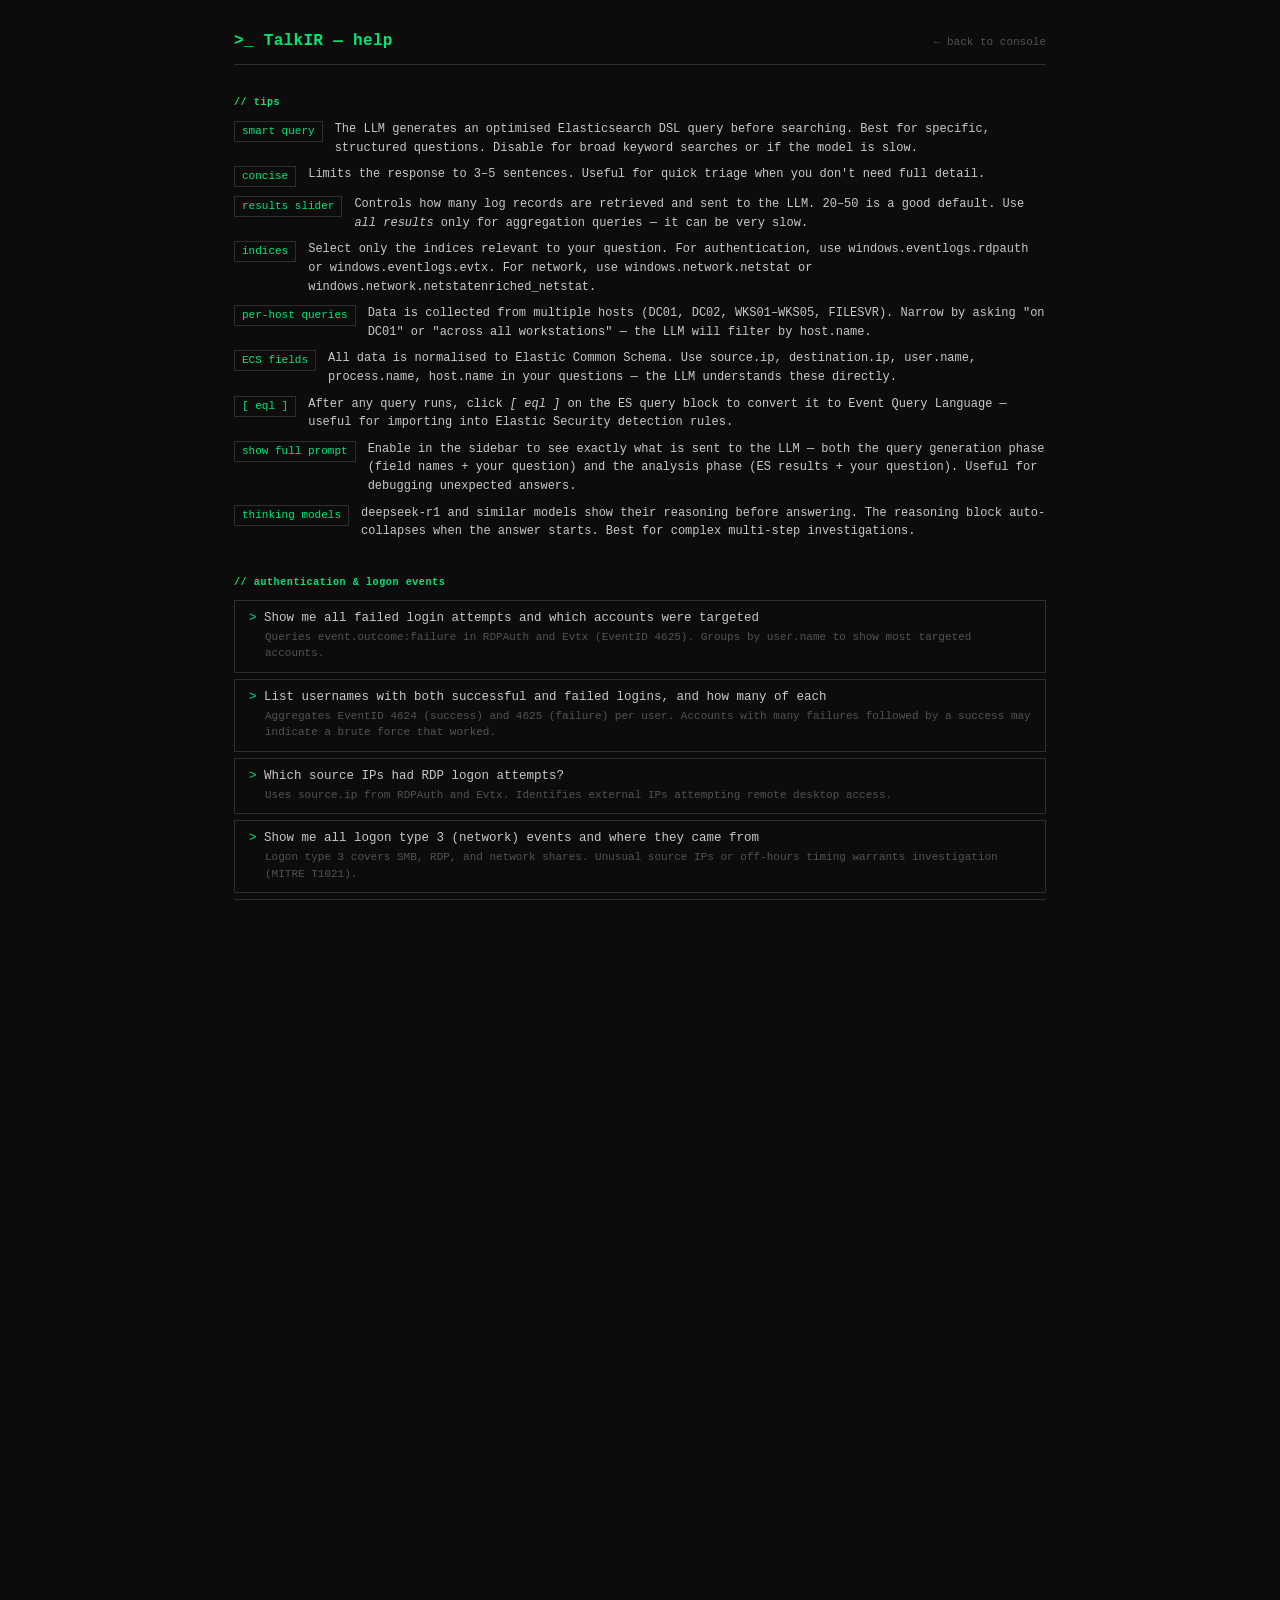
<file: frontend/html/help.html>
<!DOCTYPE html>
<html lang="en">
<head>
  <meta charset="UTF-8" />
  <meta name="viewport" content="width=device-width, initial-scale=1.0" />
  <title>TalkIR — Help</title>
  <link rel="stylesheet" href="style.css" />
  <style>
    .help-wrap {
      max-width: 860px;
      margin: 0 auto;
      padding: 32px 24px 64px;
    }
    .help-header {
      display: flex;
      align-items: baseline;
      justify-content: space-between;
      border-bottom: 1px solid var(--border);
      padding-bottom: 14px;
      margin-bottom: 32px;
    }
    .help-header h1 {
      font-size: 16px;
      font-weight: 700;
      color: var(--accent);
      letter-spacing: 0.02em;
    }
    .help-header a {
      font-size: 11px;
      color: var(--muted);
      text-decoration: none;
      font-family: var(--font-mono);
    }
    .help-header a:hover { color: var(--accent); }

    .help-section { margin-bottom: 36px; }

    .help-section h2 {
      font-size: 10px;
      color: var(--accent);
      letter-spacing: 0.06em;
      margin-bottom: 12px;
    }

    .query-grid {
      display: flex;
      flex-direction: column;
      gap: 6px;
    }
    .query-card {
      border: 1px solid var(--border);
      padding: 10px 14px;
      transition: border-color 0.15s;
      cursor: pointer;
    }
    .query-card:hover { border-color: var(--muted); }

    .query-text {
      font-size: 12.5px;
      color: var(--text);
      font-family: var(--font-mono);
      margin-bottom: 4px;
    }
    .query-text::before {
      content: '> ';
      color: var(--accent);
      user-select: none;
    }
    .query-desc {
      font-size: 11px;
      color: var(--muted);
      line-height: 1.5;
      padding-left: 16px;
    }

    .tips-list {
      display: flex;
      flex-direction: column;
      gap: 8px;
    }
    .tip {
      display: flex;
      gap: 12px;
      font-size: 12px;
      line-height: 1.55;
    }
    .tip-key {
      color: var(--accent);
      font-family: var(--font-mono);
      font-size: 11px;
      white-space: nowrap;
      border: 1px solid var(--border);
      padding: 1px 7px;
      align-self: flex-start;
      margin-top: 1px;
      flex-shrink: 0;
    }
    .tip-val { color: var(--text); }
    .tip-val .muted { color: var(--muted); }

    html, body { overflow: auto; }
  </style>
</head>
<body>
  <div class="help-wrap">

    <div class="help-header">
      <h1>&gt;_ TalkIR — help</h1>
      <a href="/">&larr; back to console</a>
    </div>

    <!-- ── Tips ─────────────────────────────────────────────────────────── -->
    <section class="help-section">
      <h2>// tips</h2>
      <div class="tips-list">
        <div class="tip">
          <span class="tip-key">smart query</span>
          <span class="tip-val">The LLM generates an optimised Elasticsearch DSL query before searching. Best for specific, structured questions. Disable for broad keyword searches or if the model is slow.</span>
        </div>
        <div class="tip">
          <span class="tip-key">concise</span>
          <span class="tip-val">Limits the response to 3–5 sentences. Useful for quick triage when you don't need full detail.</span>
        </div>
        <div class="tip">
          <span class="tip-key">results slider</span>
          <span class="tip-val">Controls how many log records are retrieved and sent to the LLM. 20–50 is a good default. Use <em>all results</em> only for aggregation queries — it can be very slow.</span>
        </div>
        <div class="tip">
          <span class="tip-key">indices</span>
          <span class="tip-val">Select only the indices relevant to your question. For authentication, use <code>windows.eventlogs.rdpauth</code> or <code>windows.eventlogs.evtx</code>. For network, use <code>windows.network.netstat</code> or <code>windows.network.netstatenriched_netstat</code>.</span>
        </div>
        <div class="tip">
          <span class="tip-key">per-host queries</span>
          <span class="tip-val">Data is collected from multiple hosts (DC01, DC02, WKS01–WKS05, FILESVR). Narrow by asking "on DC01" or "across all workstations" — the LLM will filter by <code>host.name</code>.</span>
        </div>
        <div class="tip">
          <span class="tip-key">ECS fields</span>
          <span class="tip-val">All data is normalised to Elastic Common Schema. Use <code>source.ip</code>, <code>destination.ip</code>, <code>user.name</code>, <code>process.name</code>, <code>host.name</code> in your questions — the LLM understands these directly.</span>
        </div>
        <div class="tip">
          <span class="tip-key">[ eql ]</span>
          <span class="tip-val">After any query runs, click <em>[ eql ]</em> on the ES query block to convert it to Event Query Language — useful for importing into Elastic Security detection rules.</span>
        </div>
        <div class="tip">
          <span class="tip-key">show full prompt</span>
          <span class="tip-val">Enable in the sidebar to see exactly what is sent to the LLM — both the query generation phase (field names + your question) and the analysis phase (ES results + your question). Useful for debugging unexpected answers.</span>
        </div>
        <div class="tip">
          <span class="tip-key">thinking models</span>
          <span class="tip-val">deepseek-r1 and similar models show their reasoning before answering. The reasoning block auto-collapses when the answer starts. Best for complex multi-step investigations.</span>
        </div>
      </div>
    </section>

    <!-- ── Authentication ───────────────────────────────────────────────── -->
    <section class="help-section">
      <h2>// authentication &amp; logon events</h2>
      <div class="query-grid">
        <div class="query-card">
          <div class="query-text">Show me all failed login attempts and which accounts were targeted</div>
          <div class="query-desc">Queries <code>event.outcome:failure</code> in RDPAuth and Evtx (EventID 4625). Groups by <code>user.name</code> to show most targeted accounts.</div>
        </div>
        <div class="query-card">
          <div class="query-text">List usernames with both successful and failed logins, and how many of each</div>
          <div class="query-desc">Aggregates EventID 4624 (success) and 4625 (failure) per user. Accounts with many failures followed by a success may indicate a brute force that worked.</div>
        </div>
        <div class="query-card">
          <div class="query-text">Which source IPs had RDP logon attempts?</div>
          <div class="query-desc">Uses <code>source.ip</code> from RDPAuth and Evtx. Identifies external IPs attempting remote desktop access.</div>
        </div>
        <div class="query-card">
          <div class="query-text">Show me all logon type 3 (network) events and where they came from</div>
          <div class="query-desc">Logon type 3 covers SMB, RDP, and network shares. Unusual source IPs or off-hours timing warrants investigation (MITRE T1021).</div>
        </div>
        <div class="query-card">
          <div class="query-text">Are there logins from outside the 192.168.0.0/16 range?</div>
          <div class="query-desc">Identifies external authentication attempts against internal systems. Any non-RFC1918 source IP for successful logins is high priority.</div>
        </div>
        <div class="query-card">
          <div class="query-text">Which service accounts logged in interactively?</div>
          <div class="query-desc">Service accounts (typically ending in $, or named svc_*) should not have interactive logon type 2 or 10 sessions. Indicates stolen credentials or misconfiguration.</div>
        </div>
      </div>
    </section>

    <!-- ── Network connections ───────────────────────────────────────────── -->
    <section class="help-section">
      <h2>// network connections</h2>
      <div class="query-grid">
        <div class="query-card">
          <div class="query-text">Show me all connections to external IP addresses</div>
          <div class="query-desc">Filters <code>destination.ip</code> for non-RFC1918 addresses. Outbound connections to public IPs may indicate C2 (T1071) or data exfiltration (T1041).</div>
        </div>
        <div class="query-card">
          <div class="query-text">Which processes have established connections and what are their destination IPs?</div>
          <div class="query-desc">Joins <code>process.name</code> with <code>destination.ip</code> and <code>destination.port</code> from NetstatEnriched. Unusual processes with network connections are high priority.</div>
        </div>
        <div class="query-card">
          <div class="query-text">Are there connections on unusual ports like 4444, 8080, or 1337?</div>
          <div class="query-desc">Common C2 and reverse shell ports. Uses <code>destination.port</code> across Netstat indices.</div>
        </div>
        <div class="query-card">
          <div class="query-text">Show me all ESTABLISHED connections from DC01 and group by destination IP</div>
          <div class="query-desc">Filters by <code>host.name:dc01</code> and <code>Status:ESTABLISHED</code>. Helps identify what a domain controller is actively communicating with.</div>
        </div>
        <div class="query-card">
          <div class="query-text">Which processes are listening on the network and are they signed?</div>
          <div class="query-desc">Uses NetstatEnriched to correlate listening services with <code>code_signature.trusted</code>. Unsigned listening processes are suspicious.</div>
        </div>
        <div class="query-card">
          <div class="query-text">Find connections where the process hash is known malicious or unsigned</div>
          <div class="query-desc">Checks <code>Authenticode_Trusted</code> and <code>Hash_SHA256</code> fields from NetstatEnriched. Untrusted processes with external connections are critical findings.</div>
        </div>
      </div>
    </section>

    <!-- ── Process execution ─────────────────────────────────────────────── -->
    <section class="help-section">
      <h2>// process execution &amp; malware</h2>
      <div class="query-grid">
        <div class="query-card">
          <div class="query-text">Show me PowerShell commands that look suspicious</div>
          <div class="query-desc">Searches <code>ps_suspicious:true</code> and <code>ps_indicators</code> fields across PowerShell script block and module logs. Flags encoded commands, download cradles, and known tool names.</div>
        </div>
        <div class="query-card">
          <div class="query-text">Are there processes spawned from unusual parents like Word or Excel?</div>
          <div class="query-desc">Uses <code>process.parent.name</code> from EventID 4688 records. Office apps spawning cmd.exe or PowerShell indicates a malicious macro (T1566).</div>
        </div>
        <div class="query-card">
          <div class="query-text">Find processes running from temp or AppData directories</div>
          <div class="query-desc">Malware frequently executes from user-writable paths. Checks <code>process.executable</code> for %TEMP%, AppData, Downloads.</div>
        </div>
        <div class="query-card">
          <div class="query-text">Show me all processes created by the Administrator account</div>
          <div class="query-desc">Uses <code>user.name:Administrator</code> with EventID 4688 (process create). Unexpected admin-run processes during off-hours are suspicious.</div>
        </div>
        <div class="query-card">
          <div class="query-text">What processes ran on WKS01 that don't appear on other workstations?</div>
          <div class="query-desc">Compares <code>process.name</code> across hosts. Unique processes on a single host can indicate targeted compromise.</div>
        </div>
        <div class="query-card">
          <div class="query-text">Are there signs of credential dumping or LSASS access?</div>
          <div class="query-desc">Looks for access to lsass.exe, ntds.dit, SAM database, and Mimikatz indicators in PowerShell logs and process creation events (T1003).</div>
        </div>
      </div>
    </section>

    <!-- ── Lateral movement ──────────────────────────────────────────────── -->
    <section class="help-section">
      <h2>// lateral movement</h2>
      <div class="query-grid">
        <div class="query-card">
          <div class="query-text">Are there signs of lateral movement across the domain?</div>
          <div class="query-desc">Broad sweep across RDPAuth, Evtx, and Netstat — covers pass-the-hash, Kerberos ticket reuse, SMB connections between workstations, and authentication chains (T1021, T1550).</div>
        </div>
        <div class="query-card">
          <div class="query-text">Which accounts authenticated to multiple different hosts?</div>
          <div class="query-desc">Aggregates <code>user.name</code> against <code>host.name</code> across all authentication indices. Accounts touching many systems in a short window may indicate automated lateral movement.</div>
        </div>
        <div class="query-card">
          <div class="query-text">Show me RDP connections between workstations (not to/from domain controllers)</div>
          <div class="query-desc">Peer-to-peer RDP between WKS hosts is unusual — legitimate admin RDP typically goes to DCs or servers, not between workstations (T1021.001).</div>
        </div>
        <div class="query-card">
          <div class="query-text">Are any workstations connecting to the file server FILESVR on port 445?</div>
          <div class="query-desc">SMB connections to file servers are normal, but unusual source hosts or times may indicate ransomware staging or data exfiltration via SMB (T1021.002).</div>
        </div>
      </div>
    </section>

    <!-- ── Persistence ───────────────────────────────────────────────────── -->
    <section class="help-section">
      <h2>// persistence &amp; privilege escalation</h2>
      <div class="query-grid">
        <div class="query-card">
          <div class="query-text">Show me all autorun entries that are unsigned or from unusual locations</div>
          <div class="query-desc">Queries the Autoruns index — checks <code>Signer</code> and <code>file.path</code> for persistence mechanisms in startup keys, run keys, and scheduled tasks (T1547, T1053).</div>
        </div>
        <div class="query-card">
          <div class="query-text">Were any new user accounts created or modified recently?</div>
          <div class="query-desc">Searches EventID 4720 (create), 4738 (modify), 4726 (delete) in the Evtx index. New privileged accounts are a common persistence technique (T1136).</div>
        </div>
        <div class="query-card">
          <div class="query-text">Are there any scheduled tasks created by non-system accounts?</div>
          <div class="query-desc">Uses EventID 4698 records — filters for <code>user.name</code> that isn't SYSTEM or a known admin. Attacker-created scheduled tasks are a reliable persistence mechanism (T1053.005).</div>
        </div>
        <div class="query-card">
          <div class="query-text">Show me new services installed outside of business hours</div>
          <div class="query-desc">EventID 4697 (service install) filtered by timestamp. Malicious services are often installed during off-hours to reduce detection window (T1543.003).</div>
        </div>
        <div class="query-card">
          <div class="query-text">Which accounts were added to privileged groups?</div>
          <div class="query-desc">EventID 4728/4732/4756 — group membership changes to Domain Admins, Administrators, or Remote Desktop Users are high-value events (T1098).</div>
        </div>
      </div>
    </section>

    <!-- ── File & MFT ────────────────────────────────────────────────────── -->
    <section class="help-section">
      <h2>// file system &amp; MFT</h2>
      <div class="query-grid">
        <div class="query-card">
          <div class="query-text">Show me executable files created in temp or AppData directories</div>
          <div class="query-desc">Queries the NTFS MFT index for .exe, .dll, .ps1 files in user-writable paths. Malware staging almost always involves writing to these locations.</div>
        </div>
        <div class="query-card">
          <div class="query-text">Find files with Alternate Data Streams (ADS)</div>
          <div class="query-desc">ADS are used to hide payloads inside legitimate files (<code>file.attributes.ads:true</code> in MFT). A common defence evasion technique (T1564.004).</div>
        </div>
        <div class="query-card">
          <div class="query-text">What scripts (ps1, bat, vbs) were created on the domain controller?</div>
          <div class="query-desc">Filters MFT by <code>host.name</code> and file extension. Scripts created on DCs outside change windows are high-priority findings.</div>
        </div>
        <div class="query-card">
          <div class="query-text">Show me files created within the last 24 hours of the collection time</div>
          <div class="query-desc">Uses <code>file.created</code> timestamp from MFT with a date range filter. Useful for establishing what was dropped during an attack window.</div>
        </div>
      </div>
    </section>

    <!-- ── Browser history ───────────────────────────────────────────────── -->
    <section class="help-section">
      <h2>// browser history</h2>
      <div class="query-grid">
        <div class="query-card">
          <div class="query-text">What external URLs did users visit from the domain controller?</div>
          <div class="query-desc">DCs browsing the internet is unusual. Uses <code>url.original</code> and <code>host.name</code> from Chrome/Firefox history. Any external browsing from DC01/DC02 warrants investigation.</div>
        </div>
        <div class="query-card">
          <div class="query-text">Show me downloads or file transfer URLs visited by any user</div>
          <div class="query-desc">Searches <code>url.original</code> for file hosting services, pastebin, or direct download links. May indicate malware delivery (T1105) or data staging (T1567).</div>
        </div>
        <div class="query-card">
          <div class="query-text">Which users visited IP addresses directly (not domain names)?</div>
          <div class="query-desc">Direct IP browsing (e.g. http://1.2.3.4) bypasses DNS and is commonly used for C2 check-ins. Searches <code>url.original</code> for IP-format URLs.</div>
        </div>
      </div>
    </section>

    <!-- ── Investigation ─────────────────────────────────────────────────── -->
    <section class="help-section">
      <h2>// investigation &amp; triage</h2>
      <div class="query-grid">
        <div class="query-card">
          <div class="query-text">Summarise all activity associated with IP address 192.168.111.101</div>
          <div class="query-desc">Full cross-index sweep using <code>source.ip</code> and <code>destination.ip</code>. Shows authentication attempts, network connections, and any other events linked to that IP.</div>
        </div>
        <div class="query-card">
          <div class="query-text">What did the user Administrator do across all hosts?</div>
          <div class="query-desc">Queries <code>user.name:Administrator</code> across all indices. Reconstructs a full activity timeline — logons, processes, network connections, and file access.</div>
        </div>
        <div class="query-card">
          <div class="query-text">Give me a timeline of everything that happened on DC01 on 2024-07-26</div>
          <div class="query-desc">Uses <code>host.name:dc01</code> with a date range on <code>@timestamp</code>. Pulls events from all relevant indices to reconstruct a full day's activity.</div>
        </div>
        <div class="query-card">
          <div class="query-text">What are the most critical findings across all collected data?</div>
          <div class="query-desc">High-level triage sweep — asks the LLM to identify the most suspicious indicators across all indices and rank them by severity. Good starting point for an investigation.</div>
        </div>
        <div class="query-card">
          <div class="query-text">Map the suspicious activity to MITRE ATT&amp;CK techniques</div>
          <div class="query-desc">Takes events from previous queries and classifies them against the MITRE ATT&amp;CK framework with tactic/technique IDs. Useful for writing IR reports.</div>
        </div>
        <div class="query-card">
          <div class="query-text">Compare activity between DC01 and DC02 — are there differences that suggest one is compromised?</div>
          <div class="query-desc">Baselining: unusual processes, services, or network connections on one DC that don't appear on the other may indicate targeted compromise.</div>
        </div>
      </div>
    </section>

    <!-- ── Velociraptor-specific ──────────────────────────────────────────── -->
    <section class="help-section">
      <h2>// velociraptor collection context</h2>
      <div class="tips-list">
        <div class="tip">
          <span class="tip-key">data sources</span>
          <span class="tip-val">This data was collected by Velociraptor from: DC01, DC02 (domain controllers), FILESVR (file server), WKS01–WKS05 (workstations). All timestamps are UTC. Collection date: 2024-08-04.</span>
        </div>
        <div class="tip">
          <span class="tip-key">available indices</span>
          <span class="tip-val">
            <code>windows.eventlogs.evtx</code> — all Windows event logs (Security, System, Application) ·
            <code>windows.eventlogs.rdpauth</code> — RDP/logon events only ·
            <code>windows.network.netstat</code> — point-in-time connections ·
            <code>windows.network.netstatenriched_netstat</code> — connections with process + hash info ·
            <code>windows.ntfs.mft</code> — file system (executables and suspicious paths only) ·
            <code>windows.sysinternals.autoruns</code> — persistence locations ·
            <code>windows.eventlogs.powershellscriptblock</code> — PowerShell activity
          </span>
        </div>
        <div class="tip">
          <span class="tip-key">point-in-time</span>
          <span class="tip-val">Netstat data is a snapshot, not a stream — it shows connections active at collection time, not all connections that ever existed. For full network history, use authentication logs instead.</span>
        </div>
        <div class="tip">
          <span class="tip-key">new log sources</span>
          <span class="tip-val">Drop new <code>.json</code> files into <code>./logs/</code> and they will be automatically ingested. Velociraptor collections, Sysmon JSONL, Zeek logs, and Suricata EVE JSON are all supported. ECS normalisation is applied automatically for known Velociraptor artefact types.</span>
        </div>
      </div>
    </section>

  </div>
</body>
</html>
</file>
<file: frontend/html/style.css>
/* ─── Variables ───────────────────────────────────────────────────────────── */
:root {
  --bg:        #0c0c0c;
  --surface:   #141414;
  --surface2:  #1e1e1e;
  --border:    #2d2d2d;
  --accent:    #00e676;
  --accent2:   #b2ff59;
  --danger:    #ff5252;
  --text:      #c8c8c8;
  --muted:     #525252;
  --dim:       #333333;
  --font-mono: 'Cascadia Code', 'Fira Code', 'Courier New', monospace;
  --font-ui:   'Cascadia Code', 'Fira Code', 'Courier New', monospace;
  --radius:    0px;
}

/* ─── Reset ───────────────────────────────────────────────────────────────── */
*, *::before, *::after { box-sizing: border-box; margin: 0; padding: 0; }
html, body               { height: 100%; overflow: hidden; }
body                     { font-family: var(--font-mono); background: var(--bg); color: var(--text); font-size: 13px; }

/* ─── Scrollbars ──────────────────────────────────────────────────────────── */
* {
  scrollbar-width: thin;
  scrollbar-color: var(--dim) transparent;
}
*::-webkit-scrollbar       { width: 5px; height: 5px; }
*::-webkit-scrollbar-track { background: transparent; }
*::-webkit-scrollbar-thumb { background: var(--dim); border-radius: 0; }
*::-webkit-scrollbar-thumb:hover { background: var(--muted); }
*::-webkit-scrollbar-corner { background: transparent; }

/* ─── Layout ──────────────────────────────────────────────────────────────── */
.shell {
  display: grid;
  grid-template-columns: 410px 1fr;
  height: 100vh;
}

/* ─── Sidebar ─────────────────────────────────────────────────────────────── */
.sidebar {
  background: var(--surface);
  border-right: 1px solid var(--border);
  display: flex;
  flex-direction: column;
  overflow: hidden;
  position: relative;
  min-width: 160px;
  max-width: 800px;
}

.resize-handle {
  position: absolute;
  top: 0;
  right: -4px;
  width: 8px;
  height: 100%;
  cursor: col-resize;
  z-index: 10;
}
.resize-handle::after {
  content: '';
  position: absolute;
  left: 3px;
  top: 0;
  bottom: 0;
  width: 2px;
  background: transparent;
  transition: background 0.15s;
}
.resize-handle:hover::after,
.resize-handle.active::after {
  background: var(--accent);
  opacity: 0.4;
}
.sidebar-header {
  padding: 14px 14px 10px;
  border-bottom: 1px solid var(--border);
}
.logo      { font-size: 16px; font-weight: 700; color: var(--accent); letter-spacing: 0.02em; }
.logo-sub  { display: block; font-size: 10px; color: var(--muted); margin-top: 3px; }
.accent    { color: var(--accent); }

.sidebar-section {
  padding: 12px 14px;
  border-bottom: 1px solid var(--border);
  flex-shrink: 0;
}
.sidebar-section.bottom {
  margin-top: auto;
  border-top: 1px solid var(--border);
  border-bottom: none;
}
.section-title {
  font-size: 10px;
  color: var(--accent);
  margin-bottom: 8px;
  display: flex;
  align-items: center;
  justify-content: space-between;
  letter-spacing: 0.04em;
}

/* Indices filter */
.indices-filter {
  width: 100%;
  box-sizing: border-box;
  background: transparent;
  border: 1px solid var(--dim);
  color: var(--fg);
  font-family: inherit;
  font-size: 11px;
  padding: 3px 6px;
  margin-bottom: 4px;
  outline: none;
}
.indices-filter:focus { border-color: var(--accent); }
.indices-filter::placeholder { color: var(--dim); }

/* Indices list */
.indices-list {
  display: flex;
  flex-direction: column;
  gap: 2px;
  max-height: 220px;
  overflow-y: auto;
  margin-bottom: 6px;
}
.check-label {
  display: flex;
  align-items: center;
  gap: 7px;
  cursor: pointer;
  padding: 3px 4px;
  font-size: 11px;
  color: var(--text);
  transition: color 0.1s;
}
.check-label:hover { color: var(--accent); }
.check-label input  { accent-color: var(--accent); cursor: pointer; }
.index-meta { color: var(--muted); font-size: 10px; margin-left: auto; }

.index-controls { margin-top: 4px; }

/* Range */
.results-row { display: flex; align-items: center; gap: 8px; }
.results-row input[type=range] { flex: 1; accent-color: var(--accent); }
input[type=range]:disabled { opacity: 0.3; }

/* Buttons */
.btn-icon {
  background: none;
  border: none;
  color: var(--muted);
  cursor: pointer;
  font-size: 13px;
  font-family: var(--font-mono);
  padding: 0 3px;
  line-height: 1;
}
.btn-icon:hover { color: var(--accent); }

.bottom-actions {
  display: flex;
  gap: 8px;
}
.btn-term {
  flex: 1;
  padding: 6px 4px;
  background: transparent;
  border: 1px solid var(--border);
  color: var(--muted);
  cursor: pointer;
  font-family: var(--font-mono);
  font-size: 11px;
  transition: border-color 0.1s, color 0.1s;
  text-align: center;
}
.btn-term:hover { border-color: var(--accent); color: var(--accent); }
a.btn-term { text-decoration: none; display: flex; align-items: center; justify-content: center; }

/* ─── Chat pane ───────────────────────────────────────────────────────────── */
.chat-pane {
  display: flex;
  flex-direction: column;
  overflow: hidden;
}
.chat-header {
  padding: 10px 16px;
  border-bottom: 1px solid var(--border);
  display: flex;
  align-items: center;
  justify-content: space-between;
  background: var(--surface);
  font-size: 12px;
  color: var(--muted);
}
.chat-header-prompt { letter-spacing: 0.02em; }
.badge {
  border: 1px solid var(--border);
  padding: 2px 8px;
  font-size: 10px;
  font-family: var(--font-mono);
  color: var(--muted);
}

/* Messages */
.messages {
  flex: 1;
  overflow-y: auto;
  padding: 16px 20px;
  display: flex;
  flex-direction: column;
  gap: 12px;
}
.msg { display: flex; flex-direction: column; }
.msg.user      { align-items: flex-end; }
.msg.assistant { align-items: flex-start; }
.msg.error     { align-items: flex-start; }

.bubble {
  position: relative;
  max-width: 82%;
  padding: 8px 14px;
  line-height: 1.65;
  white-space: pre-wrap;
  word-break: break-word;
  font-size: 12.5px;
  font-family: var(--font-mono);
}

/* User — command line style */
.msg.user .bubble {
  background: transparent;
  border-left: 2px solid var(--accent);
  color: var(--accent);
  padding: 4px 10px 4px 12px;
  font-size: 13px;
  position: relative;
}
.msg.user .bubble::before {
  content: '> ';
  color: var(--muted);
  user-select: none;
}

/* Assistant — terminal output */
.msg.assistant .bubble {
  background: transparent;
  border-left: 2px solid var(--dim);
  color: var(--text);
  padding: 6px 12px;
  transition: border-color 0.2s;
}
.msg.assistant .bubble:hover { border-left-color: var(--border); }

/* Error */
.msg.error .bubble {
  background: transparent;
  border-left: 2px solid var(--danger);
  color: var(--danger);
  padding: 6px 12px;
}
.msg.error .bubble::before {
  content: '[!] ';
}

/* Code inside bubbles */
.bubble code {
  background: var(--surface2);
  padding: 1px 5px;
  border: 1px solid var(--border);
  font-family: var(--font-mono);
  font-size: 11px;
  color: var(--accent2);
}

/* Status bubble */
.bubble.status {
  color: var(--accent);
  border-left: 2px solid var(--accent);
  background: transparent;
  font-size: 12px;
  padding: 4px 12px;
}

/* Smart query hint */
.smart-query-hint {
  font-size: 10px;
  margin-top: 4px;
  line-height: 1.5;
  padding: 0 2px;
}

/* Query warning */
.query-warning {
  font-size: 11px;
  color: var(--danger);
  padding: 6px 10px;
  border-left: 2px solid var(--danger);
  white-space: pre-wrap;
  word-break: break-word;
  margin-top: 4px;
}

/* Model selector */
.model-select {
  width: 100%;
  background: var(--surface2);
  border: 1px solid var(--border);
  color: var(--text);
  font-size: 11px;
  font-family: var(--font-mono);
  padding: 5px 7px;
  cursor: pointer;
  outline: none;
}
.model-select:focus { border-color: var(--accent); }
.model-select option { background: var(--surface2); }

/* Typing cursor */
.cursor::after {
  content: '▋';
  animation: blink 0.7s step-end infinite;
  color: var(--accent);
}
@keyframes blink { 0%,100% { opacity: 1; } 50% { opacity: 0; } }

/* Input bar — terminal command line */
.input-bar {
  display: flex;
  align-items: flex-end;
  gap: 0;
  border-top: 1px solid var(--border);
  background: var(--surface);
}
.input-prompt {
  padding: 13px 8px 13px 16px;
  color: var(--accent);
  font-family: var(--font-mono);
  font-size: 16px;
  line-height: 1;
  user-select: none;
  flex-shrink: 0;
}
.input-bar textarea {
  flex: 1;
  background: transparent;
  border: none;
  color: var(--text);
  font-family: var(--font-mono);
  font-size: 13px;
  padding: 12px 8px;
  resize: none;
  outline: none;
  min-height: 44px;
  max-height: 140px;
  overflow-y: auto;
}
.input-bar textarea::placeholder { color: var(--muted); }
.input-bar button {
  background: transparent;
  color: var(--accent);
  border: none;
  border-left: 1px solid var(--border);
  padding: 12px 20px;
  font-weight: 700;
  cursor: pointer;
  font-family: var(--font-mono);
  font-size: 12px;
  letter-spacing: 0.05em;
  align-self: stretch;
  display: flex;
  align-items: center;
  transition: background 0.1s;
}
.input-bar button:hover:not(:disabled) { background: var(--surface2); }
.input-bar button:disabled { opacity: 0.3; cursor: not-allowed; }
#stopBtn { color: var(--danger); }
#stopBtn:hover { background: var(--surface2); }

/* ─── Context message ─────────────────────────────────────────────────────── */
.msg.context-msg {
  align-items: flex-start;
}
.context-block {
  border-color: var(--dim);
}
.context-block > summary { color: var(--muted); }
.context-block > summary:hover { color: var(--text); }

/* ─── Generated query block ───────────────────────────────────────────────── */
.query-block {
  max-width: 82%;
  border: 1px solid var(--border);
  overflow: hidden;
  margin-bottom: 2px;
}
.query-block summary {
  display: flex;
  align-items: center;
  gap: 6px;
  padding: 5px 10px;
  background: var(--surface2);
  font-size: 10px;
  color: var(--muted);
  cursor: pointer;
  user-select: none;
  list-style: none;
  letter-spacing: 0.04em;
}
.query-block summary::-webkit-details-marker { display: none; }
.query-block summary::before { content: '▶'; font-size: 8px; transition: transform 0.15s; }
.query-block[open] summary::before { transform: rotate(90deg); }
.query-block summary:hover { color: var(--accent); }
.query-code {
  background: var(--bg);
  padding: 10px 12px;
  font-family: var(--font-mono);
  font-size: 11px;
  color: var(--accent2);
  white-space: pre-wrap;
  word-break: break-all;
  margin: 0;
  border-top: 1px solid var(--border);
}

/* ─── Think / reasoning block ─────────────────────────────────────────────── */
.think-block {
  max-width: 82%;
  margin-bottom: 4px;
  border: 1px solid var(--border);
  font-size: 11px;
  transition: border-color 0.2s;
}
.think-block.active {
  border-color: var(--muted);
}
.think-block summary {
  list-style: none;
  display: flex;
  align-items: center;
  gap: 6px;
  padding: 5px 10px;
  cursor: pointer;
  color: var(--muted);
  user-select: none;
  font-family: var(--font-mono);
  font-size: 10px;
  letter-spacing: 0.04em;
}
.think-block summary::-webkit-details-marker { display: none; }
.think-block summary::before {
  content: '▶';
  font-size: 8px;
  flex-shrink: 0;
  transition: transform 0.15s;
}
.think-block[open] summary::before { transform: rotate(90deg); }
.think-block summary:hover { color: var(--text); }
/* Pulsing dot shown while actively thinking */
.think-block.active summary::after {
  content: '';
  display: inline-block;
  width: 5px;
  height: 5px;
  border-radius: 50%;
  background: var(--accent);
  margin-left: 2px;
  animation: think-pulse 1.2s ease-in-out infinite;
}
@keyframes think-pulse {
  0%, 100% { opacity: 1; transform: scale(1); }
  50%       { opacity: 0.2; transform: scale(0.7); }
}
.think-body {
  padding: 8px 12px;
  color: var(--muted);
  font-family: var(--font-mono);
  font-size: 11px;
  white-space: pre-wrap;
  word-break: break-word;
  border-top: 1px solid var(--border);
  max-height: 280px;
  overflow-y: auto;
  line-height: 1.55;
}

/* ─── Threat intel enrichment ─────────────────────────────────────────────── */
.enrich-body { white-space: normal; }
.enrich-row {
  display: flex;
  gap: 10px;
  align-items: baseline;
  padding: 3px 0;
  border-bottom: 1px solid var(--border);
  font-size: 11px;
}
.enrich-row:last-child { border-bottom: none; }
.enrich-ip     { font-family: var(--font-mono); color: var(--text); white-space: nowrap; min-width: 110px; }
.enrich-detail { color: var(--muted); }
.enrich-high .enrich-ip  { color: var(--danger); }
.enrich-med  .enrich-ip  { color: #ffcc80; }
.enrich-clean .enrich-ip { color: var(--accent); }
.enrich-error .enrich-ip { color: var(--muted); }

/* ─── Token stats ─────────────────────────────────────────────────────────── */
.msg-stats {
  font-size: 10px;
  color: var(--muted);
  font-family: var(--font-mono);
  padding: 2px 0 0 14px;
}

/* ─── Copy button ─────────────────────────────────────────────────────────── */
.btn-copy {
  position: absolute;
  top: 4px;
  right: 4px;
  background: transparent;
  border: none;
  color: transparent;          /* invisible until bubble hovered */
  font-family: var(--font-mono);
  font-size: 10px;
  padding: 2px 4px;
  cursor: pointer;
  transition: color 0.15s;
  line-height: 1;
}
.bubble:hover .btn-copy { color: var(--muted); }
.btn-copy:hover { color: var(--accent) !important; }

/* ─── Query action buttons (copy / eql) ──────────────────────────────────── */
.query-actions {
  display: flex;
  gap: 8px;
  padding: 4px 0 2px 0;
}
.btn-query-action {
  background: transparent;
  border: none;
  color: var(--muted);
  font-family: var(--font-mono);
  font-size: 10px;
  cursor: pointer;
  padding: 0;
  transition: color 0.1s;
}
.btn-query-action:hover { color: var(--accent); }
.btn-query-action:disabled { opacity: 0.5; cursor: default; }

.eql-label {
  font-size: 10px;
  color: var(--muted);
  font-family: var(--font-mono);
  padding: 6px 0 2px 0;
}
.eql-result {
  border-left-color: var(--accent) !important;
  color: var(--accent) !important;
}
.debug-block > .think-body { max-height: 60vh; overflow-y: auto; }

/* ─── Model guide ─────────────────────────────────────────────────────────── */
.model-guide {
  display: flex;
  flex-direction: column;
  gap: 8px;
  padding: 2px 0;
}
.guide-row {
  display: flex;
  gap: 10px;
  font-size: 11px;
  line-height: 1.55;
}
.guide-key {
  color: var(--accent);
  font-family: var(--font-mono);
  font-size: 10px;
  white-space: nowrap;
  border: 1px solid var(--border);
  padding: 1px 6px;
  align-self: flex-start;
  margin-top: 1px;
  flex-shrink: 0;
  min-width: 72px;
  text-align: center;
}
.guide-val { color: var(--muted); }
.guide-val strong { color: var(--text); }

/* ─── Tag pills ────────────────────────────────────────────────────────────── */
.tag-pill {
  display: inline-block;
  font-size: 9px;
  font-family: var(--font-mono);
  padding: 1px 5px;
  border: 1px solid;
  letter-spacing: 0.04em;
  vertical-align: middle;
}
.tag-pill.tag-low-mem,   .tag-pill.low-mem-pill    { color: var(--accent2); border-color: var(--accent2); }
.tag-pill.tag-thinking,  .tag-pill.thinking-pill   { color: #64b5f6;        border-color: #64b5f6; }
.tag-pill.tag-fast,      .tag-pill.fast-pill        { color: var(--accent);  border-color: var(--accent); }
.tag-pill.tag-medium                                { color: var(--muted);   border-color: var(--border); }
.tag-pill.tag-slow,      .tag-pill.slow-pill        { color: #ef9a9a;        border-color: #ef9a9a; }
.tag-pill.tag-structured,.tag-pill.structured-pill  { color: #ce93d8;        border-color: #ce93d8; }
.tag-pill.tag-reasoning                             { color: #ffcc80;        border-color: #ffcc80; }

/* ─── Model catalogue ─────────────────────────────────────────────────────── */
.catalogue-list {
  display: flex;
  flex-direction: column;
  gap: 4px;
}
.catalogue-row {
  display: flex;
  align-items: center;
  justify-content: space-between;
  gap: 8px;
  padding: 6px 8px;
  border: 1px solid var(--border);
  font-size: 11px;
  transition: border-color 0.1s;
}
.catalogue-row:hover { border-color: var(--muted); }
.catalogue-info { display: flex; flex-direction: column; gap: 2px; min-width: 0; }
.catalogue-name { color: var(--text); font-family: var(--font-mono); font-size: 11px; white-space: nowrap; overflow: hidden; text-overflow: ellipsis; }
.catalogue-desc { font-size: 10px; color: var(--muted); }
.catalogue-right { display: flex; align-items: center; gap: 6px; flex-shrink: 0; }
.catalogue-size  { font-size: 10px; color: var(--muted); }
.catalogue-badge.installed { color: var(--accent); font-size: 12px; }
.catalogue-name-row  { display: flex; align-items: center; gap: 6px; flex-wrap: wrap; }
.catalogue-tags      { display: flex; gap: 4px; flex-wrap: wrap; }
.btn-pull {
  background: transparent;
  border: 1px solid var(--border);
  color: var(--accent);
  cursor: pointer;
  font-family: var(--font-mono);
  font-size: 11px;
  padding: 2px 8px;
}
.btn-pull:hover { border-color: var(--accent); background: var(--surface2); }
.btn-delete {
  background: none;
  border: none;
  color: var(--muted);
  cursor: pointer;
  font-size: 11px;
  padding: 1px 3px;
}
.btn-delete:hover { color: var(--danger); }
.pull-progress {
  font-size: 10px;
  color: var(--accent);
  font-family: var(--font-mono);
  min-width: 36px;
  text-align: right;
}

/* ─── Settings modal ──────────────────────────────────────────────────────── */
.settings-overlay {
  display: none;
  position: fixed;
  inset: 0;
  background: rgba(0, 0, 0, 0.85);
  z-index: 200;
  align-items: center;
  justify-content: center;
}
.settings-overlay.open {
  display: flex;
}
.settings-panel {
  background: var(--surface);
  border: 1px solid var(--border);
  width: min(680px, 92vw);
  max-height: 80vh;
  display: flex;
  flex-direction: column;
}
.settings-header {
  padding: 10px 14px;
  border-bottom: 1px solid var(--border);
  display: flex;
  align-items: center;
  justify-content: space-between;
  font-size: 12px;
  color: var(--accent);
  letter-spacing: 0.04em;
}
.settings-body {
  padding: 16px;
  overflow-y: auto;
  flex: 1;
}
.settings-section {
  margin-bottom: 20px;
}
.settings-section .section-title {
  margin-bottom: 10px;
  flex-wrap: wrap;
  gap: 6px;
}
.catalogue-sort-bar {
  display: flex;
  align-items: center;
  gap: 4px;
  flex: 1;
}
.sort-label { color: var(--muted); font-size: 10px; margin-right: 2px; }
.btn-sort {
  background: transparent;
  border: 1px solid var(--border);
  color: var(--muted);
  font-family: var(--font-mono);
  font-size: 10px;
  padding: 1px 6px;
  cursor: pointer;
  transition: border-color 0.1s, color 0.1s;
}
.btn-sort:hover          { border-color: var(--muted); color: var(--text); }
.btn-sort.active         { border-color: var(--accent); color: var(--accent); }
.btn-sort[data-dir=desc]::after { content: ' ↓'; }
.btn-sort[data-dir=asc]::after  { content: ' ↑'; }

/* ─── Utility ─────────────────────────────────────────────────────────────── */
.muted { color: var(--muted); }

/* ─── Login page ──────────────────────────────────────────────────────────── */
.login-body {
  display: flex;
  align-items: center;
  justify-content: center;
  min-height: 100vh;
  background: var(--bg);
}

.login-shell {
  width: 100%;
  max-width: 380px;
  padding: 16px;
}

.login-panel {
  border: 1px solid var(--border);
  background: var(--surface);
}

.login-header {
  padding: 16px 20px 12px;
  border-bottom: 1px solid var(--border);
  display: flex;
  flex-direction: column;
  gap: 2px;
}

.login-form {
  padding: 20px;
  display: flex;
  flex-direction: column;
  gap: 10px;
}

.login-field {
  display: flex;
  flex-direction: column;
  gap: 4px;
}

.login-label {
  font-size: 11px;
  font-family: var(--font-mono);
}

.login-input {
  background: var(--bg);
  border: 1px solid var(--border);
  color: var(--text);
  font-family: var(--font-mono);
  font-size: 13px;
  padding: 8px 10px;
  outline: none;
  width: 100%;
  box-sizing: border-box;
}

.login-input:focus {
  border-color: var(--accent);
}

.login-error {
  color: var(--danger);
  font-family: var(--font-mono);
  font-size: 12px;
  padding: 6px 0;
}

.btn-login {
  background: transparent;
  border: 1px solid var(--accent);
  color: var(--accent);
  font-family: var(--font-mono);
  font-size: 13px;
  padding: 10px;
  cursor: pointer;
  margin-top: 6px;
  transition: background 0.15s;
}

.btn-login:hover:not(:disabled) { background: var(--surface2); }
.btn-login:disabled { opacity: 0.5; cursor: not-allowed; }

/* ─── Auth header additions ───────────────────────────────────────────────── */
.auth-user {
  font-size: 11px;
  color: var(--muted);
  font-family: var(--font-mono);
}

.btn-logout {
  background: transparent;
  border: none;
  color: var(--muted);
  font-family: var(--font-mono);
  font-size: 11px;
  cursor: pointer;
  padding: 0 4px;
}

.btn-logout:hover { color: var(--danger); }
</file>
